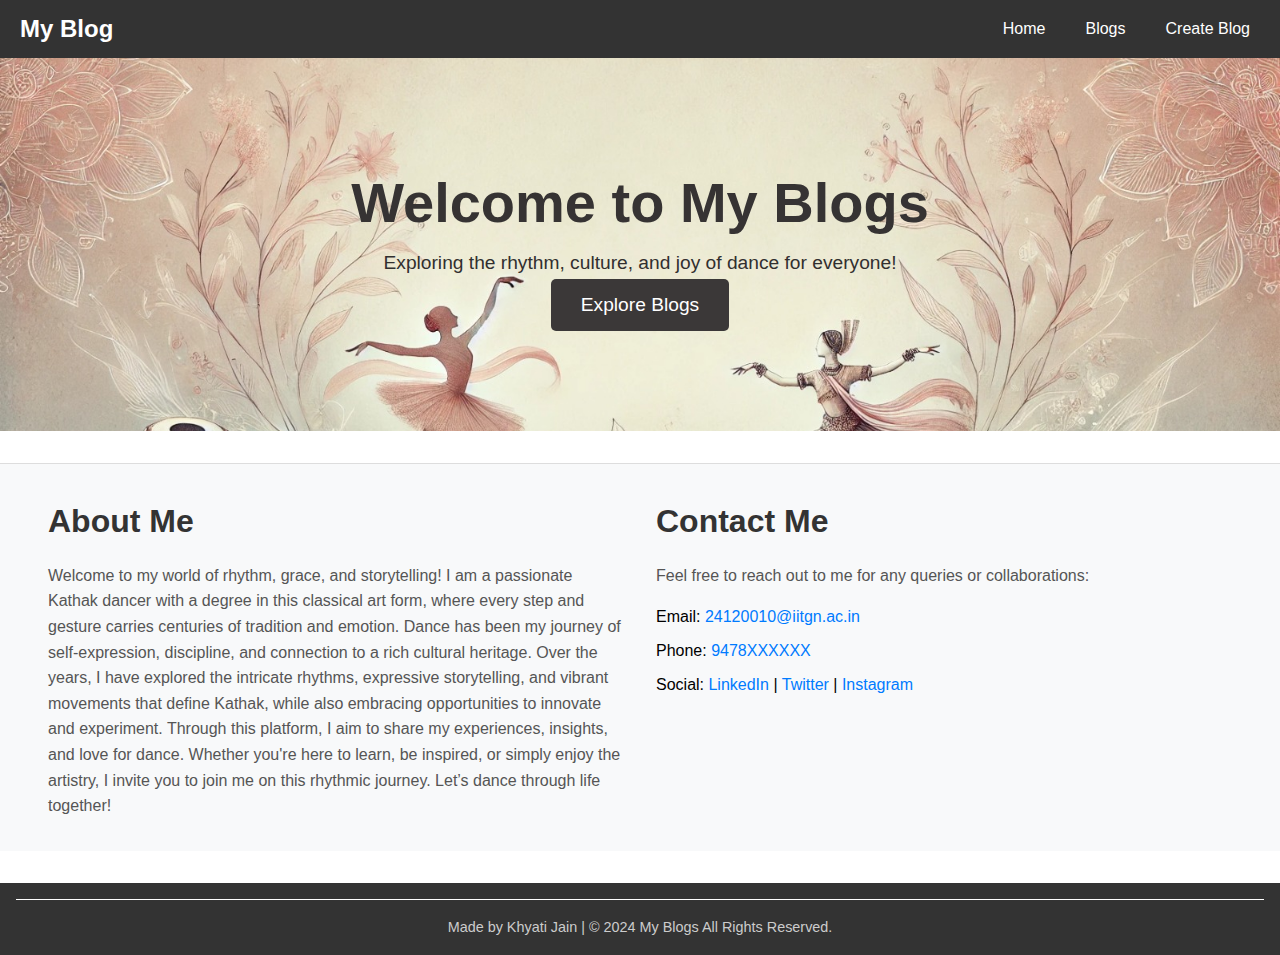
<file: index.html>
<!DOCTYPE html>
<html lang="en">
<head>
    <meta charset="UTF-8">
    <meta name="viewport" content="width=device-width, initial-scale=1.0">
    <title>Blog Website - Home</title>
    <link rel="stylesheet" href="styles.css">
</head>
<body>

  <!-- Navbar -->
  <nav class="navbar">
    <!-- Text Logo -->
    <a href="index.html" class="logo">My Blog</a>

    <div class="hamburger">
        <div></div>
        <div></div>
        <div></div>
      </div>
    
    <!-- Navigation Links -->
    <div class="nav-links">
        <a href="index.html" class="nav-link">Home</a>
        <a href="bloglist.html" class="nav-link">Blogs</a>
        <a href="create.html" class="nav-link">Create Blog</a>
    </div>
    
</nav>

    <header>
        <h1>Welcome to My Blogs </h1>
        <p class="subtitle">Exploring the rhythm, culture, and joy of dance for everyone!</p>
        <button onclick="window.location.href='bloglist.html'">Explore Blogs</button>
    </header>

    <!-- About Me and Contact Me Section -->
<section id="about-contact" class="about-contact-container">
  <!-- About Me -->
  <div class="about-me">
    <h2>About Me</h2>
    <p>
      Welcome to my world of rhythm, grace, and storytelling! I am a passionate Kathak dancer with a degree in this classical art form, where every step and gesture carries centuries of tradition and emotion.

Dance has been my journey of self-expression, discipline, and connection to a rich cultural heritage. Over the years, I have explored the intricate rhythms, expressive storytelling, and vibrant movements that define Kathak, while also embracing opportunities to innovate and experiment.

Through this platform, I aim to share my experiences, insights, and love for dance. Whether you're here to learn, be inspired, or simply enjoy the artistry, I invite you to join me on this rhythmic journey.

Let’s dance through life together!
    </p>
  </div>

  <!-- Contact Me -->
  <div class="contact-me">
    <h2>Contact Me</h2>
    <p>Feel free to reach out to me for any queries or collaborations:</p>
    <ul>
      <li>Email: <a href="mailto:24120010@iitgn.ac.in">24120010@iitgn.ac.in</a></li>
      <li>Phone: <a href="tel:9478XXXXXX">9478XXXXXX</a></li>
      <li>Social: <a href="#">LinkedIn</a> | <a href="#">Twitter</a> | <a href="#">Instagram</a></li>
    </ul>
  </div>
</section>

<!-- Footer -->
<footer class="footer">
  <hr>
  <p>
    Made by Khyati Jain | &copy; 2024 My Blogs All Rights Reserved.
  </p>
</footer>


  <script src="script.js"></script>
</body>
</html>
</file>
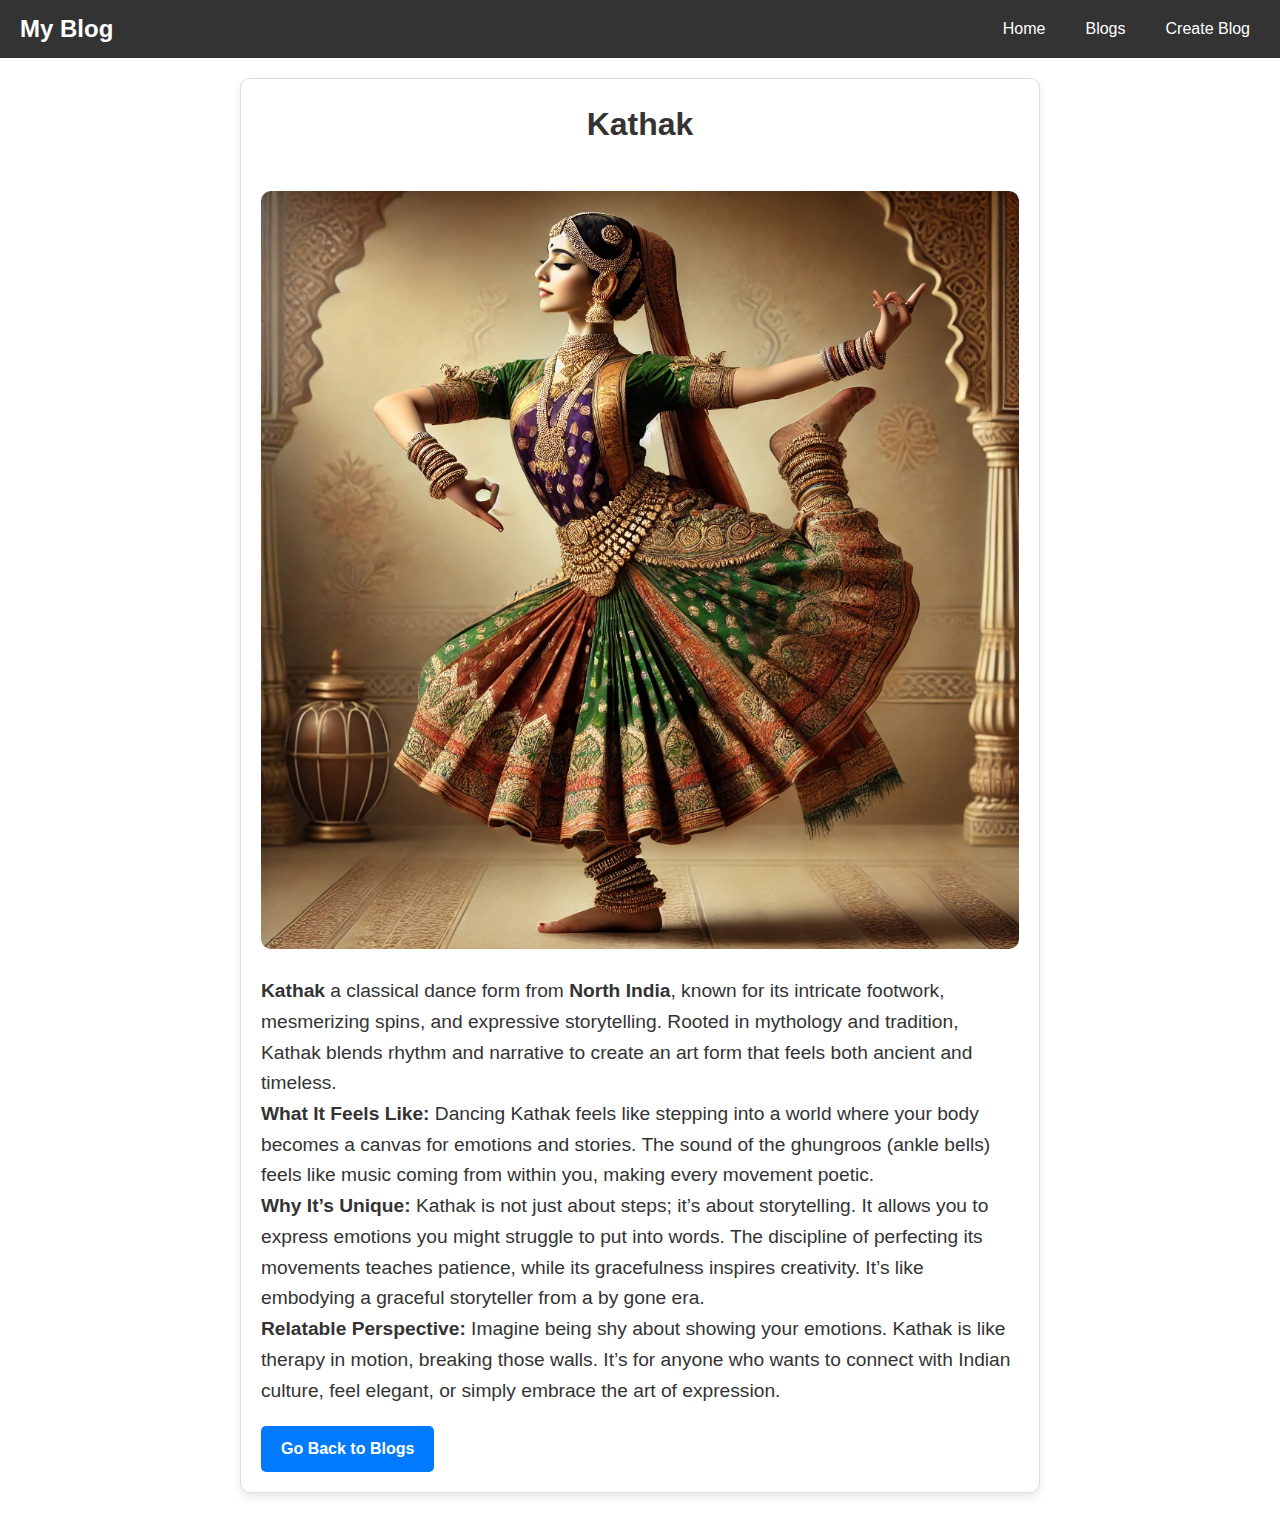
<file: blog1.html>
<!DOCTYPE html>
<html lang="en">
<head>
    <meta charset="UTF-8">
    <meta name="viewport" content="width=device-width, initial-scale=1.0">
    <title>Blog Title 1</title>
    <link rel="stylesheet" href="styles.css">
</head>
<body>

    <!-- Navbar -->
    <nav class="navbar">
        <!-- Text Logo -->
        <a href="index.html" class="logo">My Blog</a>

        <div class="hamburger">
            <div></div>
            <div></div>
            <div></div>
          </div>
        
        <!-- Navigation Links -->
        <div class="nav-links">
            <a href="index.html" class="nav-link">Home</a>
            <a href="bloglist.html" class="nav-link">Blogs</a>
            <a href="create.html" class="nav-link">Create Blog</a>
        </div>

    </nav>

   

 <!-- Individual Blog Content -->
    <div class="blog-content-container">
        <h1>Kathak</h1>
        <img src="images/blog1.jpg" alt="Blog 1 Image">

        <p>
            <strong>Kathak</strong> a classical dance form from <b>North India</b>, known for its intricate footwork, mesmerizing spins, and expressive storytelling. Rooted in mythology and tradition, Kathak blends rhythm and narrative to create an art form that feels both ancient and timeless. <br>

<strong>What It Feels Like:</strong> Dancing Kathak feels like stepping into a world where your body becomes a canvas for emotions and stories. The sound of the ghungroos (ankle bells) feels like music coming from within you, making every movement poetic. <br>

<strong>Why It’s Unique:</strong> Kathak is not just about steps; it’s about storytelling. It allows you to express emotions you might struggle to put into words. The discipline of perfecting its movements teaches patience, while its gracefulness inspires creativity. It’s like embodying a graceful storyteller from a by gone era. <br>

<strong>Relatable Perspective:</strong> Imagine being shy about showing your emotions. Kathak is like therapy in motion, breaking those walls. It’s for anyone who wants to connect with Indian culture, feel elegant, or simply embrace the art of expression.
        </p>

        <!-- Go Back Button -->
        <a href="bloglist.html" class="go-back-btn">Go Back to Blogs</a>

    </div>

    <script src="script.js"></script>
</body>
</html>
</file>
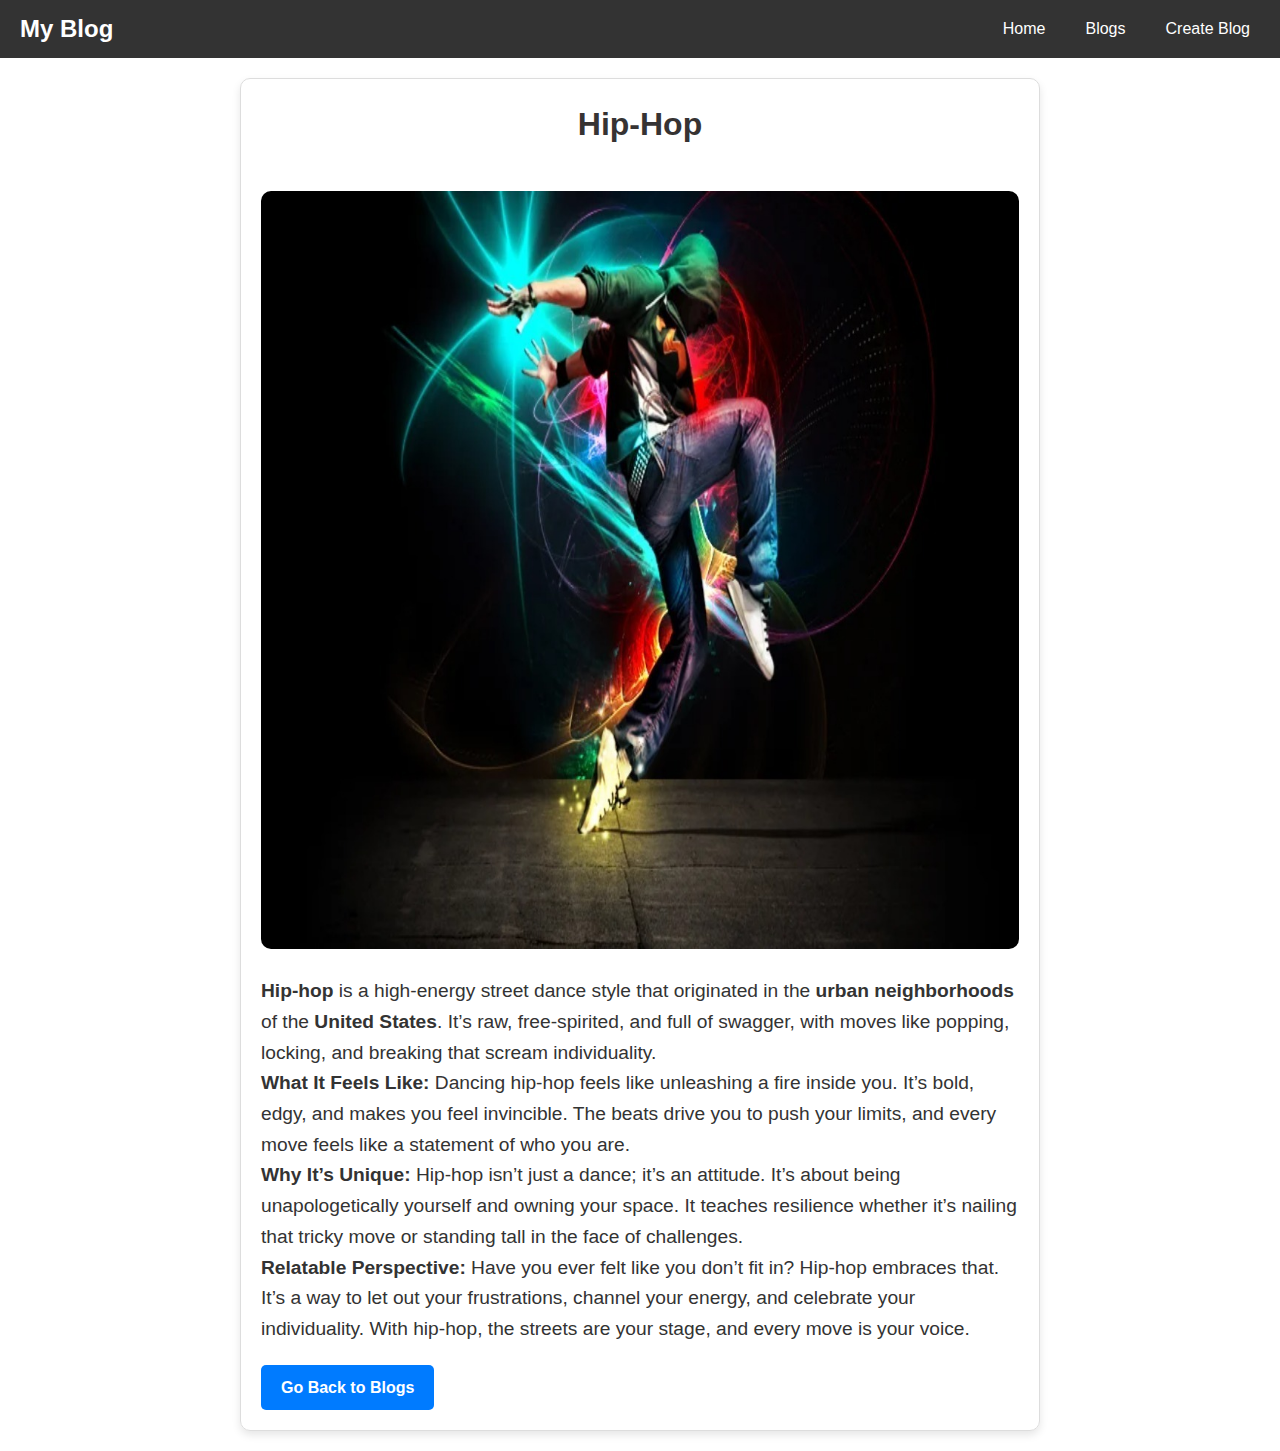
<file: blog2.html>
<!DOCTYPE html>
<html lang="en">
<head>
    <meta charset="UTF-8">
    <meta name="viewport" content="width=device-width, initial-scale=1.0">
    <title>Blog Title 2</title>
    <link rel="stylesheet" href="styles.css">
</head>
<body>

    <nav class="navbar">
        <!-- Text Logo -->
        <a href="index.html" class="logo">My Blog</a>

        <div class="hamburger">
            <div></div>
            <div></div>
            <div></div>
          </div>
        
        <!-- Navigation Links -->
        <div class="nav-links">
            <a href="index.html" class="nav-link">Home</a>
            <a href="bloglist.html" class="nav-link">Blogs</a>
            <a href="create.html" class="nav-link">Create Blog</a>
        </div>
    </nav>


    <div class="blog-content-container">
        <h1>Hip-Hop</h1>
        <img src="images/blog2.jpg" alt="Blog 2 Image">
        <p>
           <strong> Hip-hop</strong> is a high-energy street dance style that originated in the <b>urban neighborhoods</b> of the <strong>United States</strong>. It’s raw, free-spirited, and full of swagger, with moves like popping, locking, and breaking that scream individuality.<br>

<strong>What It Feels Like:</strong> Dancing hip-hop feels like unleashing a fire inside you. It’s bold, edgy, and makes you feel invincible. The beats drive you to push your limits, and every move feels like a statement of who you are.<br>

<strong>Why It’s Unique:</strong> Hip-hop isn’t just a dance; it’s an attitude. It’s about being unapologetically yourself and owning your space. It teaches resilience whether it’s nailing that tricky move or standing tall in the face of challenges. <br>

<strong>Relatable Perspective:</strong> Have you ever felt like you don’t fit in? Hip-hop embraces that. It’s a way to let out your frustrations, channel your energy, and celebrate your individuality. With hip-hop, the streets are your stage, and every move is your voice.

        </p>

        <!-- Go Back Button -->
        <a href="bloglist.html" class="go-back-btn">Go Back to Blogs</a>

    </div>

    <script src="script.js"></script>
</body>
</html>
</file>
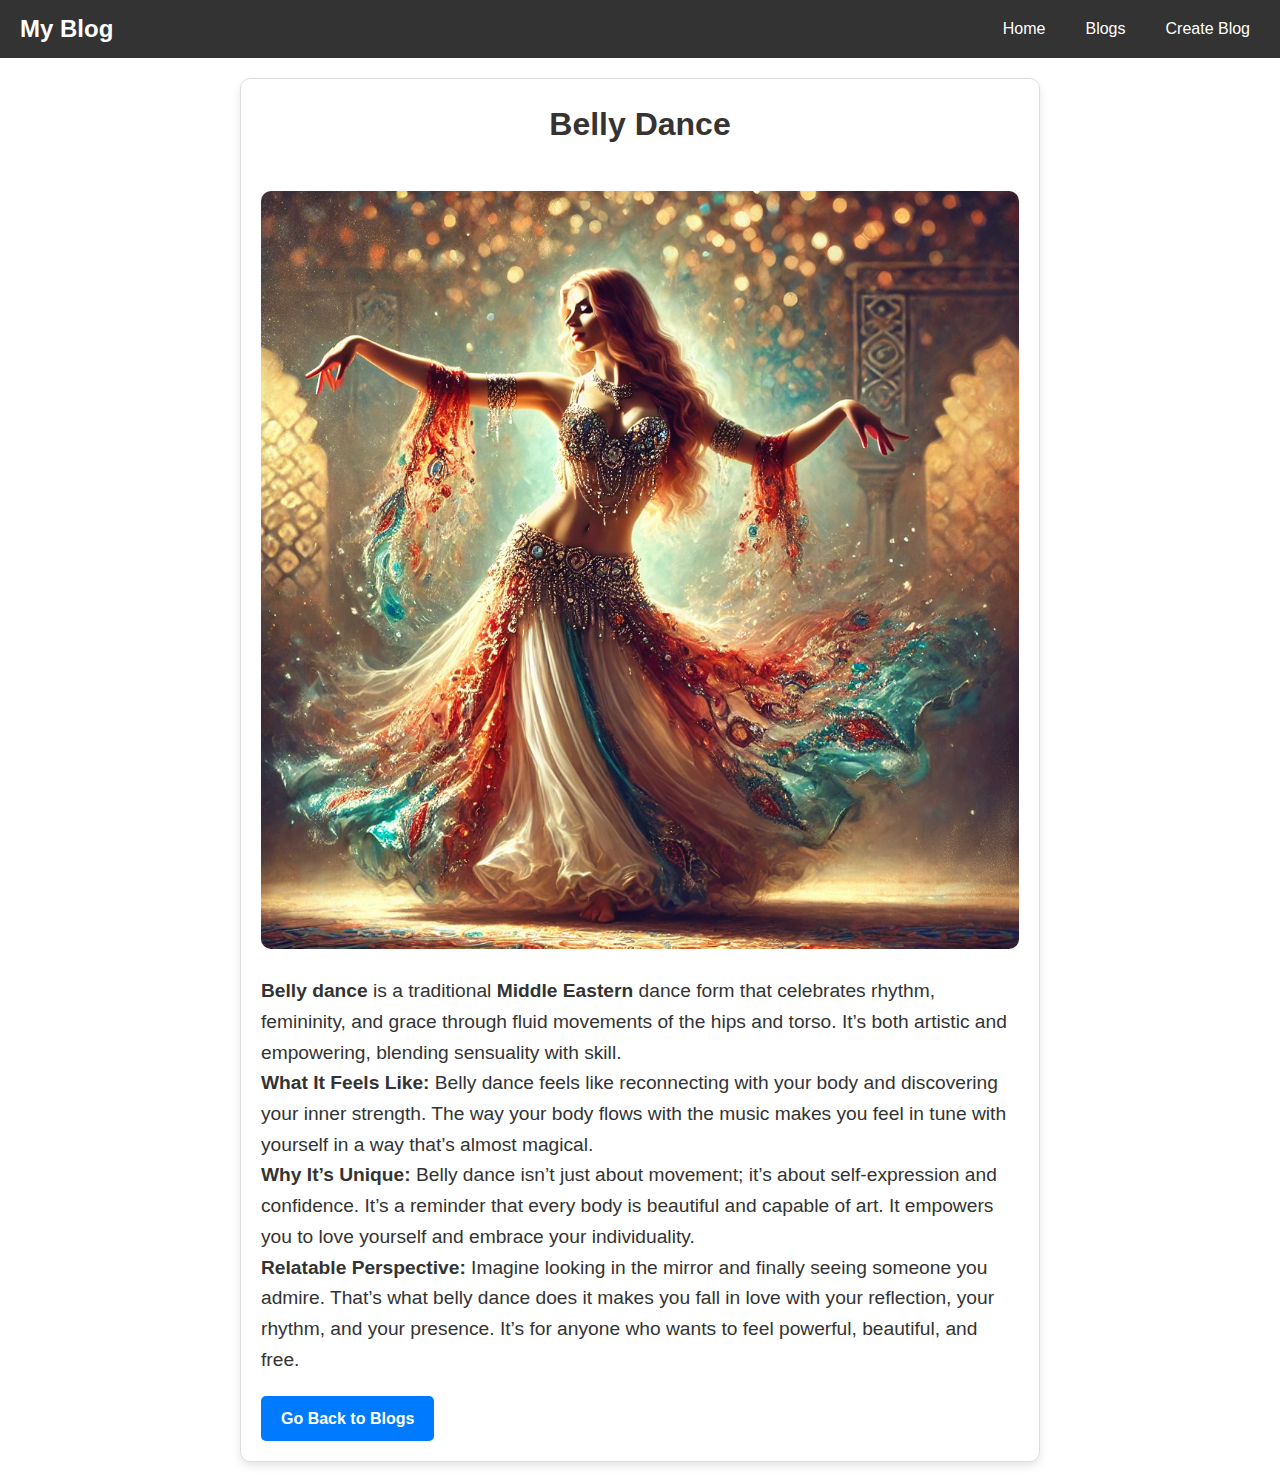
<file: blog3.html>
<!DOCTYPE html>
<html lang="en">
<head>
    <meta charset="UTF-8">
    <meta name="viewport" content="width=device-width, initial-scale=1.0">
    <title>Blog Title 3</title>
    <link rel="stylesheet" href="styles.css">
</head>
<body>

    <nav class="navbar">
        <!-- Text Logo -->
        <a href="index.html" class="logo">My Blog</a>

        <div class="hamburger">
            <div></div>
            <div></div>
            <div></div>
          </div>
        
        <!-- Navigation Links -->
        <div class="nav-links">
            <a href="index.html" class="nav-link">Home</a>
            <a href="bloglist.html" class="nav-link">Blogs</a>
            <a href="create.html" class="nav-link">Create Blog</a>
        </div>
    </nav>


    <div class="blog-content-container">
        <h1>Belly Dance</h1>
        <img src="images/blog3.jpg" alt="Blog 3 Image">
        <p>
           <strong> Belly dance</strong> is a traditional <b>Middle Eastern</b> dance form that celebrates rhythm, femininity, and grace through fluid movements of the hips and torso. It’s both artistic and empowering, blending sensuality with skill.<br>

<strong>What It Feels Like:</strong> Belly dance feels like reconnecting with your body and discovering your inner strength. The way your body flows with the music makes you feel in tune with yourself in a way that’s almost magical.<br>

<strong>Why It’s Unique:</strong> Belly dance isn’t just about movement; it’s about self-expression and confidence. It’s a reminder that every body is beautiful and capable of art. It empowers you to love yourself and embrace your individuality.<br>
<strong>
    Relatable Perspective:</strong> Imagine looking in the mirror and finally seeing someone you admire. That’s what belly dance does it makes you fall in love with your reflection, your rhythm, and your presence. It’s for anyone who wants to feel powerful, beautiful, and free.
        </p>

        <!-- Go Back Button -->
        <a href="bloglist.html" class="go-back-btn">Go Back to Blogs</a>

    </div>

    <script src="script.js"></script>
</body>
</html>
</file>
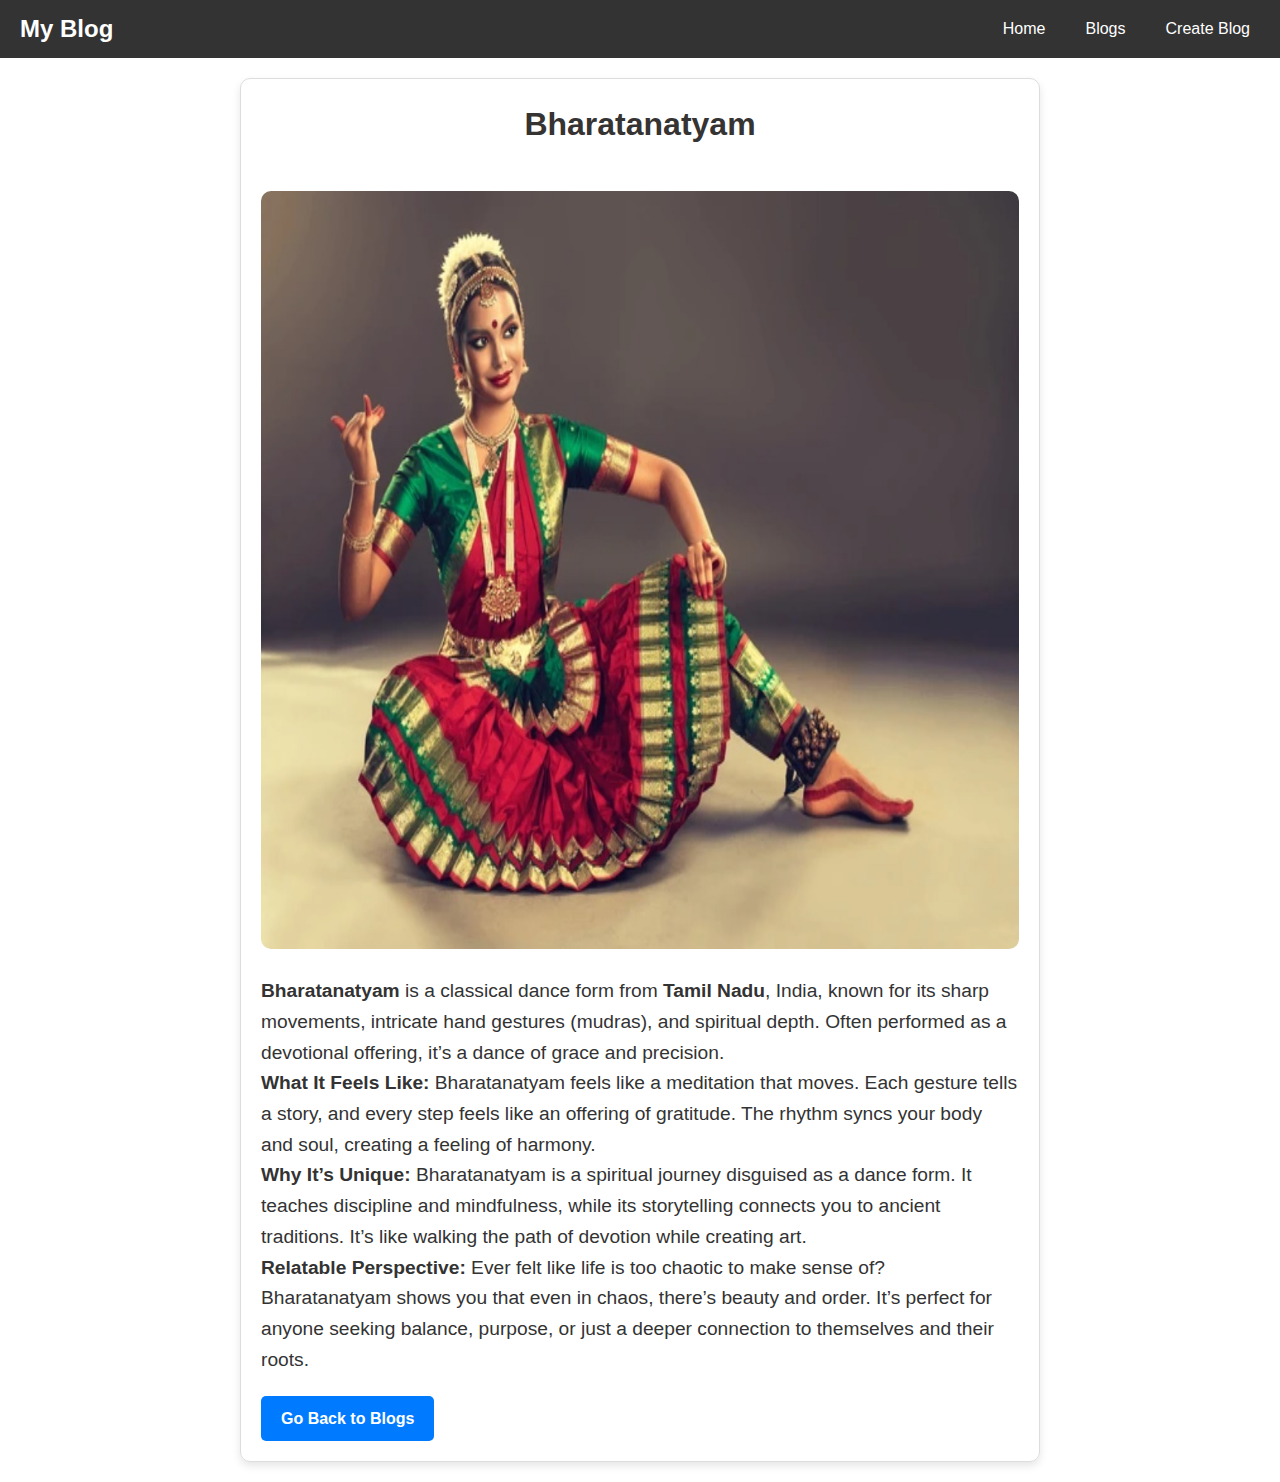
<file: blog4.html>
<!DOCTYPE html>
<html lang="en">
<head>
    <meta charset="UTF-8">
    <meta name="viewport" content="width=device-width, initial-scale=1.0">
    <title>Blog Title 4</title>
    <link rel="stylesheet" href="styles.css">
</head>
<body>

    <nav class="navbar">
        <!-- Text Logo -->
        <a href="index.html" class="logo">My Blog</a>

        <div class="hamburger">
            <div></div>
            <div></div>
            <div></div>
          </div>
        
        <!-- Navigation Links -->
        <div class="nav-links">
            <a href="index.html" class="nav-link">Home</a>
            <a href="bloglist.html" class="nav-link">Blogs</a>
            <a href="create.html" class="nav-link">Create Blog</a>
        </div>
    </nav>


    <div class="blog-content-container">
        <h1>Bharatanatyam</h1>
        <img src="images/blog4.jpg" alt="Blog 4 Image">
        <p>
           <strong>Bharatanatyam</strong> is a classical dance form from <b>Tamil Nadu</b>, India, known for its sharp movements, intricate hand gestures (mudras), and spiritual depth. Often performed as a devotional offering, it’s a dance of grace and precision.<br>
<strong>
    What It Feels Like:</strong> Bharatanatyam feels like a meditation that moves. Each gesture tells a story, and every step feels like an offering of gratitude. The rhythm syncs your body and soul, creating a feeling of harmony.<br>

<strong>Why It’s Unique:</strong> Bharatanatyam is a spiritual journey disguised as a dance form. It teaches discipline and mindfulness, while its storytelling connects you to ancient traditions. It’s like walking the path of devotion while creating art.<br>

<strong>Relatable Perspective:</strong> Ever felt like life is too chaotic to make sense of? Bharatanatyam shows you that even in chaos, there’s beauty and order. It’s perfect for anyone seeking balance, purpose, or just a deeper connection to themselves and their roots.<br>
        </p>
        
        <!-- Go Back Button -->
        <a href="bloglist.html" class="go-back-btn">Go Back to Blogs</a>

    </div>

    <script src="script.js"></script>
</body>
</html>
</file>
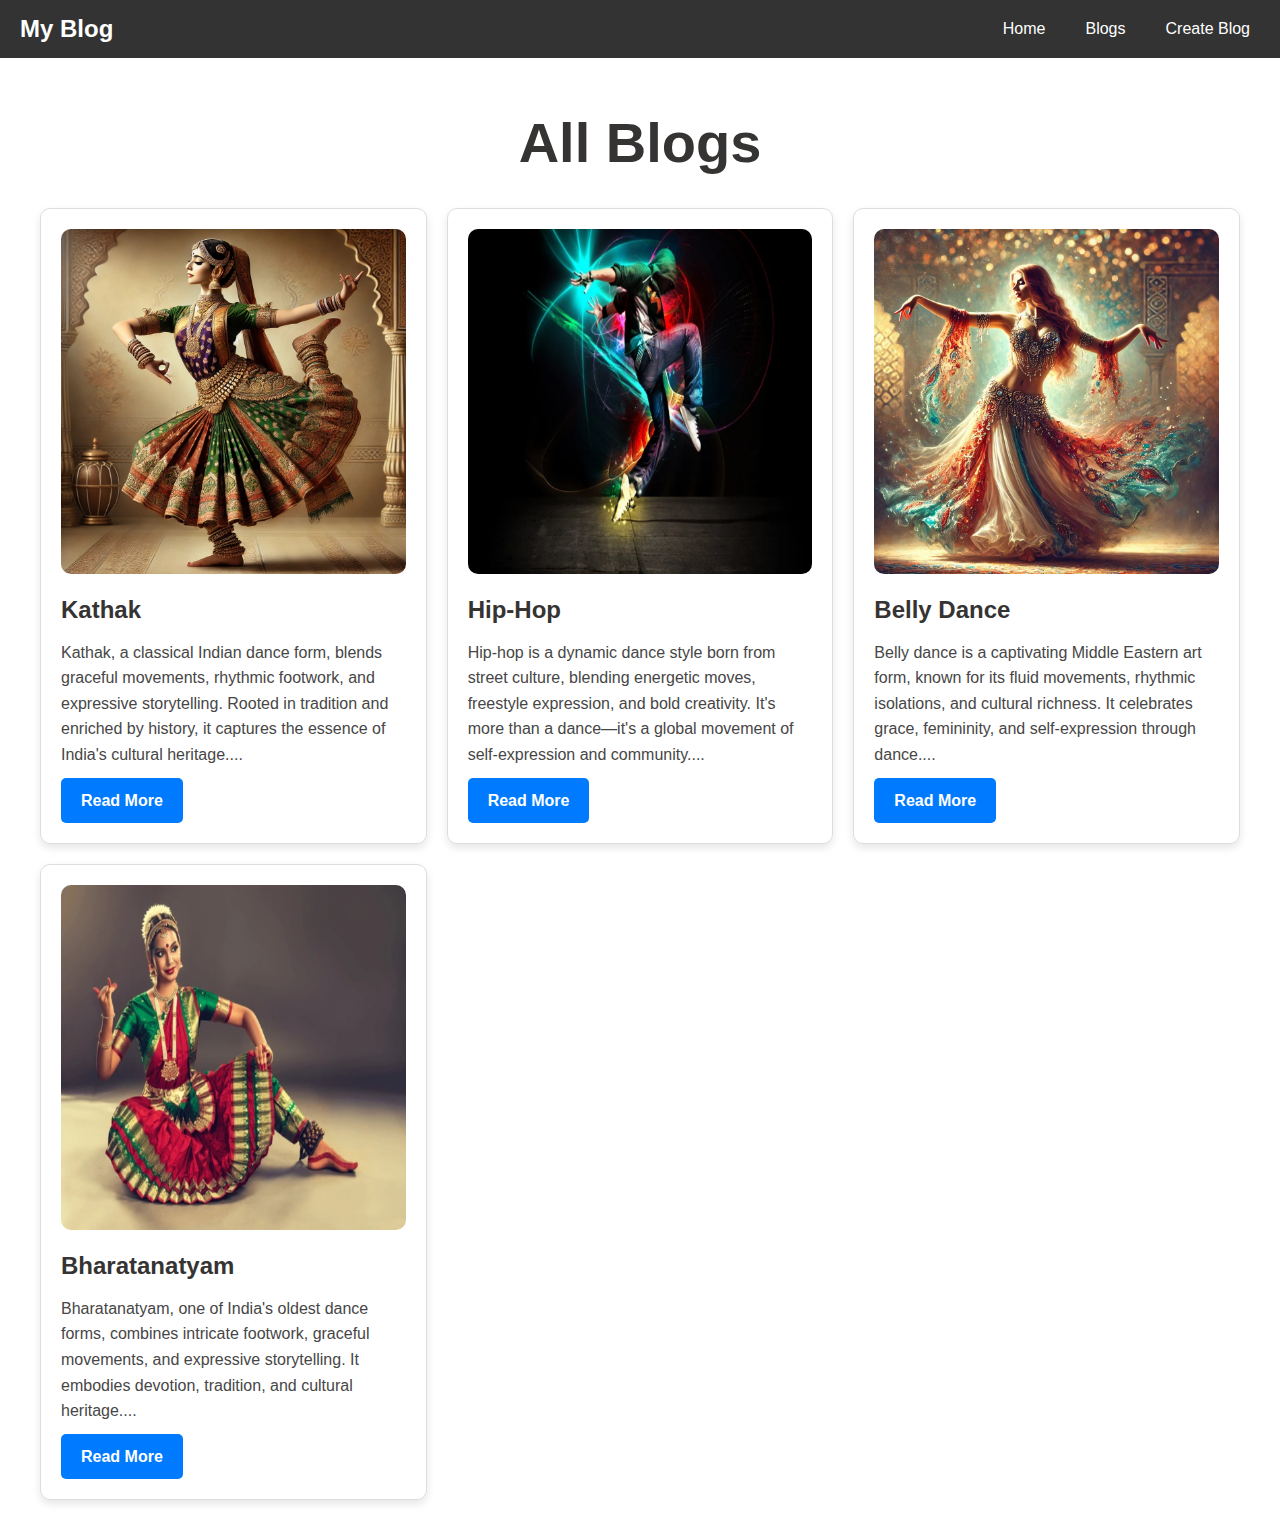
<file: bloglist.html>
<!DOCTYPE html>
<html lang="en">
<head>
    <meta charset="UTF-8">
    <meta name="viewport" content="width=device-width, initial-scale=1.0">
    <title>Blog Website - Blogs</title>
    <link rel="stylesheet" href="styles.css">
</head>
<body>

    <!-- Navbar -->
    <nav class="navbar">
        <!-- Text Logo -->
        <a href="index.html" class="logo">My Blog</a>

        <div class="hamburger">
            <div></div>
            <div></div>
            <div></div>
          </div>
        
        <!-- Navigation Links -->
        <div class="nav-links">
            <a href="index.html" class="nav-link">Home</a>
            <a href="bloglist.html" class="nav-link">Blogs</a>
            <a href="create.html" class="nav-link">Create Blog</a>
        </div>
        
    </nav>
    
    <main>
        
         <!-- Blog List Container -->
        <div class="blog-list-container">
            <h1>All Blogs</h1>
            <div class="blog-grid">
                <div class="blog-card">
                    <img src="images/blog1.jpg" alt="Blog 1 Image">
                    <h2>Kathak</h2>
                    <p>Kathak, a classical Indian dance form, blends graceful movements, rhythmic footwork, and expressive storytelling. Rooted in tradition and enriched by history, it captures the essence of India's cultural heritage....</p>
                    <a href="blog1.html" class="read-more-btn">Read More</a>
                </div>
                <div class="blog-card">
                    <img src="images/blog2.jpg" alt="Blog 2 Image">
                    <h2>Hip-Hop</h2>
                    <p>Hip-hop is a dynamic dance style born from street culture, blending energetic moves, freestyle expression, and bold creativity. It's more than a dance—it's a global movement of self-expression and community....</p>
                    <a href="blog2.html" class="read-more-btn">Read More</a>
                </div>
                <div class="blog-card">
                    <img src="images/blog3.jpg" alt="Blog 3 Image">
                    <h2>Belly Dance</h2>
                    <p>Belly dance is a captivating Middle Eastern art form, known for its fluid movements, rhythmic isolations, and cultural richness. It celebrates grace, femininity, and self-expression through dance....</p>
                    <a href="blog3.html" class="read-more-btn">Read More</a>
                </div>
                <div class="blog-card">
                    <img src="images/blog4.jpg" alt="Blog 4 Image">
                    <h2>Bharatanatyam</h2>
                    <p>Bharatanatyam, one of India's oldest dance forms, combines intricate footwork, graceful movements, and expressive storytelling. It embodies devotion, tradition, and cultural heritage....</p>
                    <a href="blog4.html" class="read-more-btn">Read More</a>
                </div>
            </div>
        </div>
    </main>
    <script src="script.js"></script>
</body>
</html>
</file>
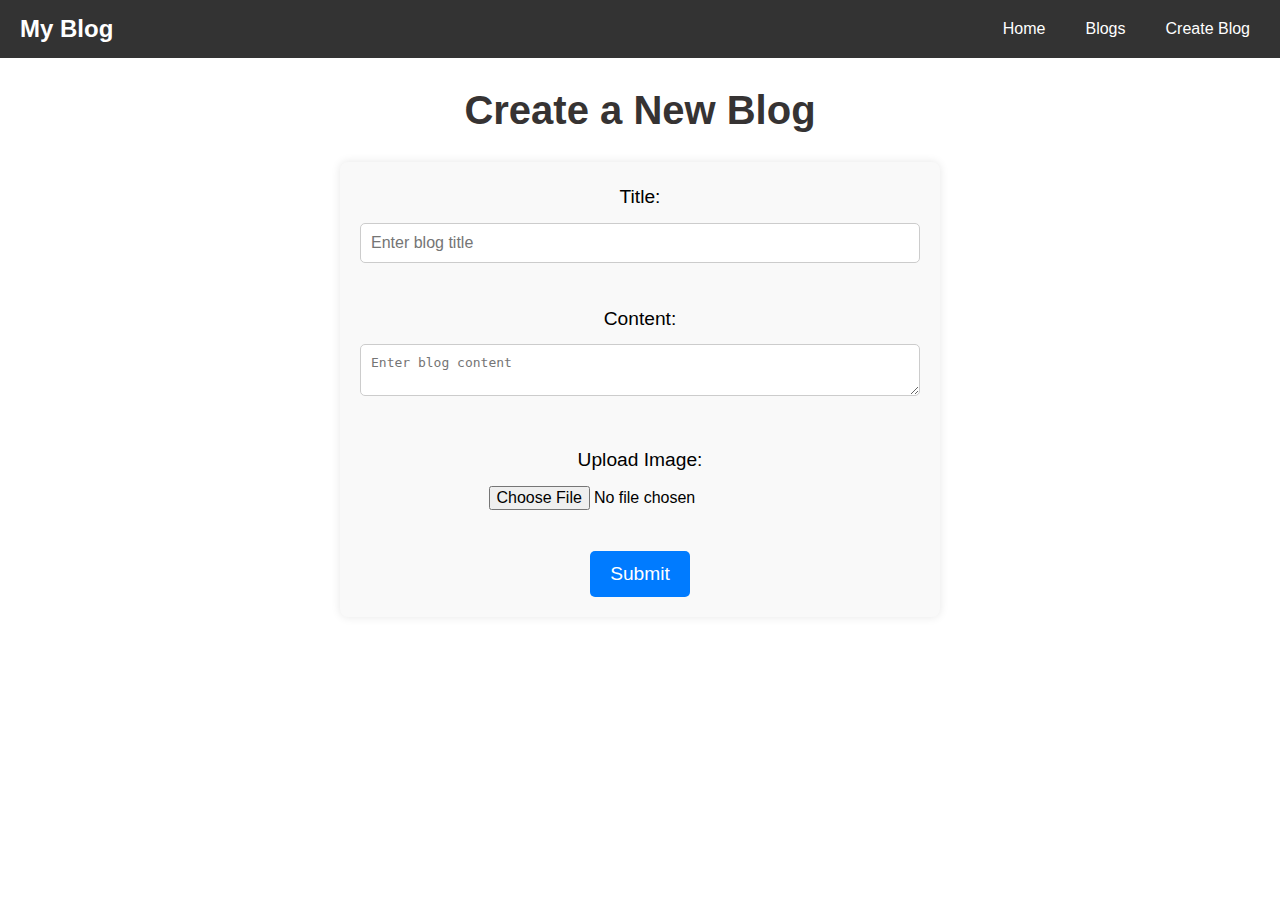
<file: create.html>
<!DOCTYPE html>
<html lang="en">
<head>
    <meta charset="UTF-8">
    <meta name="viewport" content="width=device-width, initial-scale=1.0">
    <title>Blog Website - Create Blog</title>
    <link rel="stylesheet" href="styles.css">
</head>
<body>

  <nav class="navbar">
    <!-- Text Logo -->
    <a href="index.html" class="logo">My Blog</a>

    <div class="hamburger">
      <div></div>
      <div></div>
      <div></div>
    </div>
    
    <!-- Navigation Links -->
    <div class="nav-links">
        <a href="index.html" class="nav-link">Home</a>
        <a href="bloglist.html" class="nav-link">Blogs</a>
        <a href="create.html" class="nav-link">Create Blog</a>
    </div>
    
</nav>

  
    <main>
        <h2>Create a New Blog</h2>
        <form id="create-blog-form">
            <label for="title">Title:</label>
            <input type="text" id="title" placeholder="Enter blog title" required><br><br>
            
            <label for="content">Content:</label>
            <textarea id="content" placeholder="Enter blog content" required></textarea><br><br>
            
            <label for="image">Upload Image:</label>
            <input type="file" id="image"><br><br>
            
            <button type="submit">Submit</button>
        </form>
        <p id="result"></p>
    </main>
    <script>
        const form = document.getElementById("create-blog-form");
        const result = document.getElementById("result");

        form.addEventListener("submit", (e) => {
            e.preventDefault();

            const title = document.getElementById("title").value;
            const content = document.getElementById("content").value;

            result.innerHTML = `<strong>Blog Created:</strong> <br>Title: ${title} <br>Content: ${content}`;
        });
    </script>



    <script src="script.js"></script>
</body>
</html>
</file>
<file: styles.css>
.blog-item {
  border: 1px solid #ddd;
  padding: 15px;
  margin: 10px 0;
  cursor: pointer;
  text-align: left;
} 


/* General body and page reset  */
* {
  margin: 0;
  padding: 0;
  box-sizing: border-box;
}

body {
  font-family: Arial, sans-serif;
  line-height: 1.6;
}



/* Header Section for Home Page */
header {
  background-image: url('images/welcome-bg.jpeg'); /* Add your image URL here */
  background-size: cover;
  background-position: center;
  color: rgb(54, 51, 51);
  padding: 100px 0;
  text-align: center;
}

/*  */


h1 {
  font-size: 3.5rem; /* Increase this for larger text */
  font-weight: bold; /* Optional: Adjust weight */
  text-align: center; /* Optional: Align the text */
}
.subtitle {
  font-size: 1.2rem; /* Adjust this value to make the text larger */
  text-align: center; /* Optional: Align the text */
  color: #312f2f; /* Optional: Change the color */
}



/*  */

.header-content h1 {
  font-size: 3em;
  margin-bottom: 10px;
}

.header-content p {
  font-size: 1.2em;
  margin-bottom: 20px;
}

header button {
  padding: 15px 30px;
  font-size: 1.2em;
  background-color: #3b3838;
  color: white;
  border: none;
  border-radius: 5px;
  cursor: pointer;
}

header button:hover {
  background-color: #262424;
  transform: scale(1.05);
}




/* Form Styling for Create Blog Page */
form {
  max-width: 600px;
  margin: 20px auto;
  padding: 20px;
  background-color: #f9f9f9;
  border-radius: 8px;
  box-shadow: 0 0 10px rgba(0, 0, 0, 0.1);
}

label {
  font-size: 1.2em;
  margin-bottom: 10px;
  display: block;
}

input[type="text"], textarea {
  width: 100%;
  padding: 10px;
  font-size: 1em;
  border-radius: 5px;
  border: 1px solid #ccc;
  margin-bottom: 15px;
}

input[type="file"] {
  font-size: 1em;
  margin-bottom: 15px;
}

button[type="submit"] {
  background-color: #007bff;
  color: white;
  padding: 12px 20px;
  font-size: 1.2em;
  border: none;
  border-radius: 5px;
  cursor: pointer;
}

button[type="submit"]:hover {
  background-color:  #0056b3;
  transform: scale(1.05);
}

/* Responsiveness */
@media (max-width: 768px) {
  nav ul {
      flex-direction: column;
  }

  .blog-item {
      width: 100%;
  }
}

/*  */

/* About and Contact Container */
.about-contact-container {
  display: flex;
  justify-content: space-between;
  align-items: flex-start;
  padding: 2rem;
  margin-top: 2rem;
  background-color: #f8f9fa; /* Light gray background */
  border-top: 1px solid #ddd; /* Separator line */
}

.about-me, .contact-me {
  flex: 1; /* Make each section take equal space */
  margin: 0 1rem;
  text-align: left;
}

.about-me h2, .contact-me h2 {
  font-size: 2rem;
  color: #333;
  margin-bottom: 1rem;
}

.about-me p, .contact-me p {
  font-size: 1rem;
  color: #555;
  line-height: 1.6;
}

.contact-me ul {
  list-style: none;
  padding: 0;
  margin: 1rem 0;
}

.contact-me ul li {
  font-size: 1rem;
  margin: 0.5rem 0;
}

.contact-me ul li a {
  color: #007bff; /* Link color */
  text-decoration: none;
}

.contact-me ul li a:hover {
  text-decoration: underline;
}

/* Footer Section */
.footer {
  text-align: center;
  padding: 1rem;
  background-color: #333; /* Dark background */
  color: #fff; /* White text */
  font-size: 0.9rem;
  margin-top: 2rem;
}

.footer hr {
  border: none;
  border-top: 1px solid #fff; /* White line for separation */
  margin-bottom: 1rem;
}

.footer p {
  margin: 0;
  color: #ccc; /* Lighter gray text for contrast */
}


/* Blog List */

.blog-list-container{
  color: rgb(54, 51, 51);
}

main {
  padding: 20px;
  text-align: center;
}

h2 {
  font-size: 2.5em;
  color: rgb(54, 51, 51);
  margin-bottom: 20px;
}

.blog-list-container {
  text-align: center;
  margin: 20px auto;
  max-width: 1200px;
}

.blog-grid {
  display: grid;
  grid-template-columns: repeat(auto-fit, minmax(300px, 1fr));
  gap: 20px;
  margin-top: 20px;
}

.blog-card {
  border: 1px solid #ddd;
  border-radius: 10px;
  padding: 20px;
  text-align: left;
  box-shadow: 0 4px 8px rgba(0, 0, 0, 0.1);
  transition: transform 0.2s;
}
.blog-card:hover {
  transform: translateY(-10px);
  box-shadow: 0 10px 15px rgba(0, 0, 0, 0.1);
}

.blog-card img {
  max-width: 100%;
  border-radius: 10px;
}

.blog-card h2 {
  font-size: 1.5em;
  margin: 10px 0;
}

.blog-card p {
  font-size: 1em;
  color: #474646;
}

.blog-card .read-more-btn {
  text-decoration: none;
  color: white;
  background-color: #007bff;
  padding: 10px 20px;
  border-radius: 5px;
  font-weight: bold;
  display: inline-block;
  margin-top: 10px;
  transition: background-color 0.2s;
}

.blog-card .read-more-btn:hover {
  background-color: #0056b3;
  transform: scale(1.05);
}


/* Blog Content */
.blog-content-container {
  max-width: 800px;
  margin: 20px auto;
  text-align: left;
  padding: 20px;
  border: 1px solid #ddd;
  border-radius: 10px;
  box-shadow: 0 4px 8px rgba(0, 0, 0, 0.1);
}

.blog-content-container img {
  max-width: 100%;
  border-radius: 10px;
  margin: 20px 0;
}

.blog-content-container h1 {
  font-size: 2em;
  color: rgb(54, 51, 51);
  margin-bottom: 20px;
}

.blog-content-container p {
  font-size: 1.2em;
  color: #333;
  line-height: 1.6;
}


/* Go Back Button */
.go-back-btn {
  text-decoration: none;
  color: white;
  background-color: #007bff;
  padding: 10px 20px;
  border-radius: 5px;
  font-weight: bold;
  display: inline-block;
  margin-top: 20px;
  transition: background-color 0.2s, transform 0.2s;
}

.go-back-btn:hover {
  background-color: #0056b3;
  transform: scale(1.05);
}

/*  */


/* Text Logo Styling */
.logo {
  font-size: 24px; /* Make the logo text larger */
  font-weight: bold; /* Make the text bold */
  color: #ffffff; /* Logo color */
  text-decoration: none; /* Remove underline */
}

/* Navigation Links Styling */
.nav-links {
  display: flex;
  gap: 20px; /* Space between links */
}

.nav-link {
  color: white;
  text-decoration: none;
  font-size: 16px;
  transition: color 0.2s;
}

.nav-link:hover {
  color: #747d7e; /* Hover effect for links */
}


/* op */

.logo:hover {
  color: #fff; /* Change the logo color on hover */
  cursor: pointer; /* Show a pointer cursor */
}

.navbar {
  display: flex;
  align-items: center;
  justify-content: center;
  padding: 10px 20px;
  background-color: #333;
}
.nav-links {
  margin-left: auto; /* Push links to the right */
}

/* Mobile-friendly button size */
@media (max-width: 480px) {
  .navbar-menu a {
      font-size: 14px; /* Slightly smaller font for very small screens */
      padding: 10px 15px; /* Adjust padding for buttons */
  }
}


/* Global Styles */
body {
  margin: 0;
  font-family: Arial, sans-serif;
}

.navbar {
  display: flex;
  justify-content: space-between;
  align-items: center;
  padding: 10px 20px;
  background-color: #333;
  color: white;
}

.brand-logo h1 {
  margin: 0;
  font-size: 20px;
}

/* Nav Links for larger screens */
.nav-links {
  display: flex;
  gap: 20px;
}

.nav-links a {
  text-decoration: none;
  color: white;
  padding: 5px 10px;
  transition: background-color 0.3s ease;
}

.nav-links a:hover {
  background-color: #444;
  border-radius: 5px;
}

/* Hamburger Menu: Hidden on larger screens */
.hamburger {
  display: none;
  flex-direction: column;
  gap: 4px;
  cursor: pointer;
}

.hamburger div {
  width: 25px;
  height: 3px;
  background-color: white;
}

/* Responsive Design: Small screens */
@media (max-width: 768px) {
  .nav-links {
    display: none;
    flex-direction: column;
    position: absolute;
    top: 60px;
    right: 20px;
    background-color: #333;
    padding: 10px;
    border-radius: 5px;
  }

  .nav-links.active {
    display: flex;
  }

  .hamburger {
    display: flex;
  }
}
</file>
